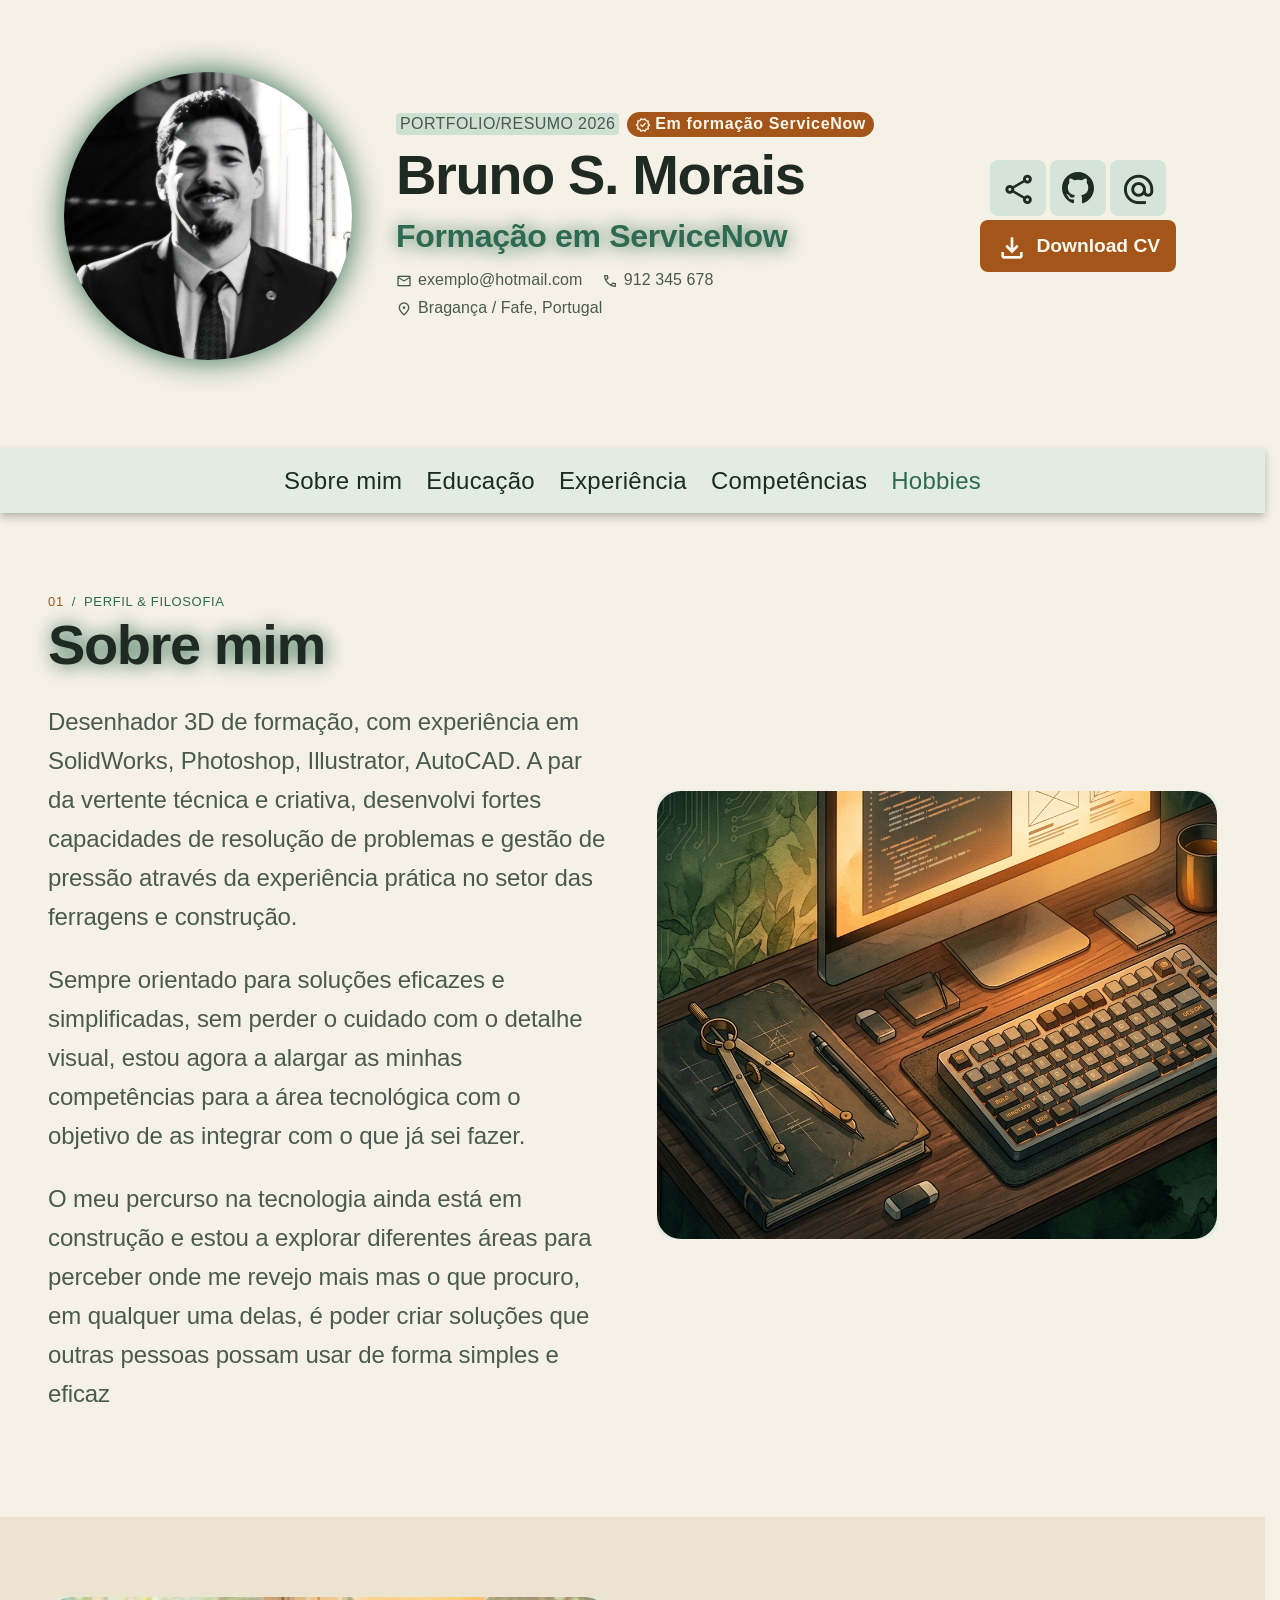
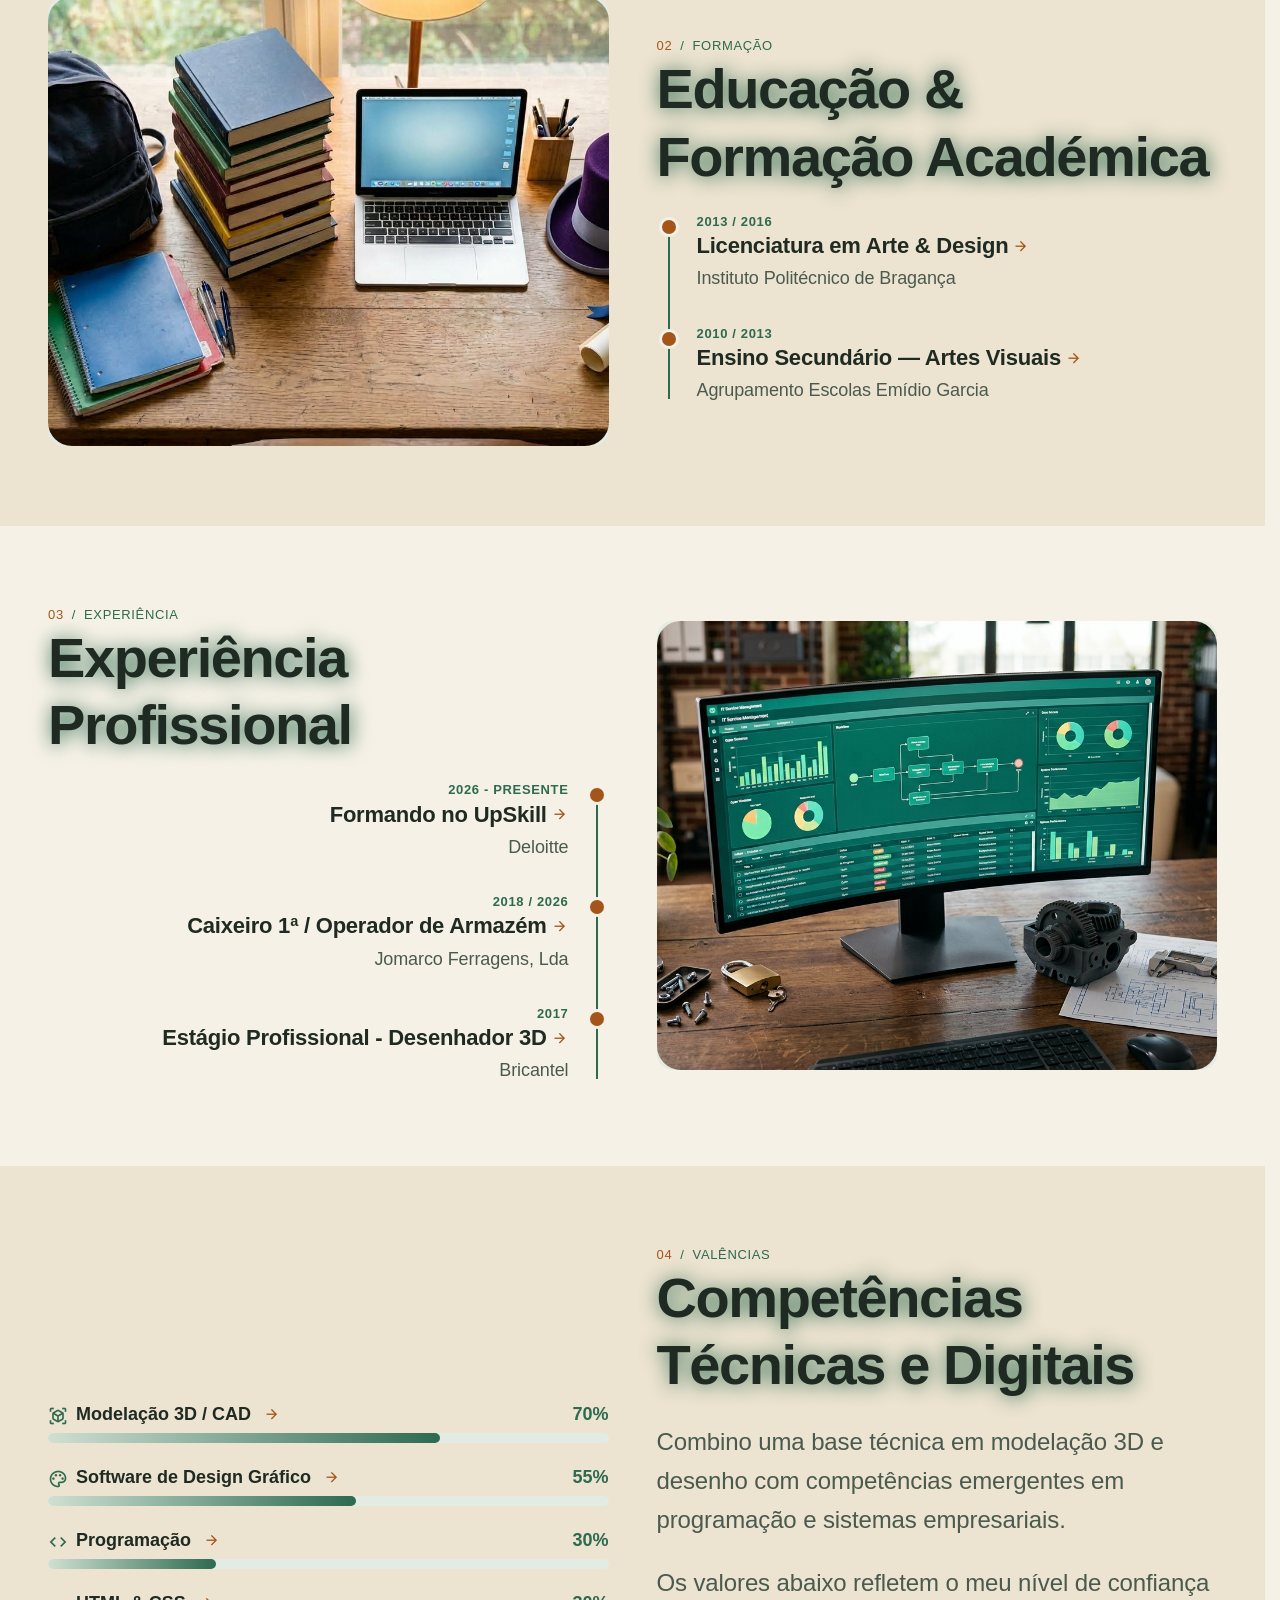
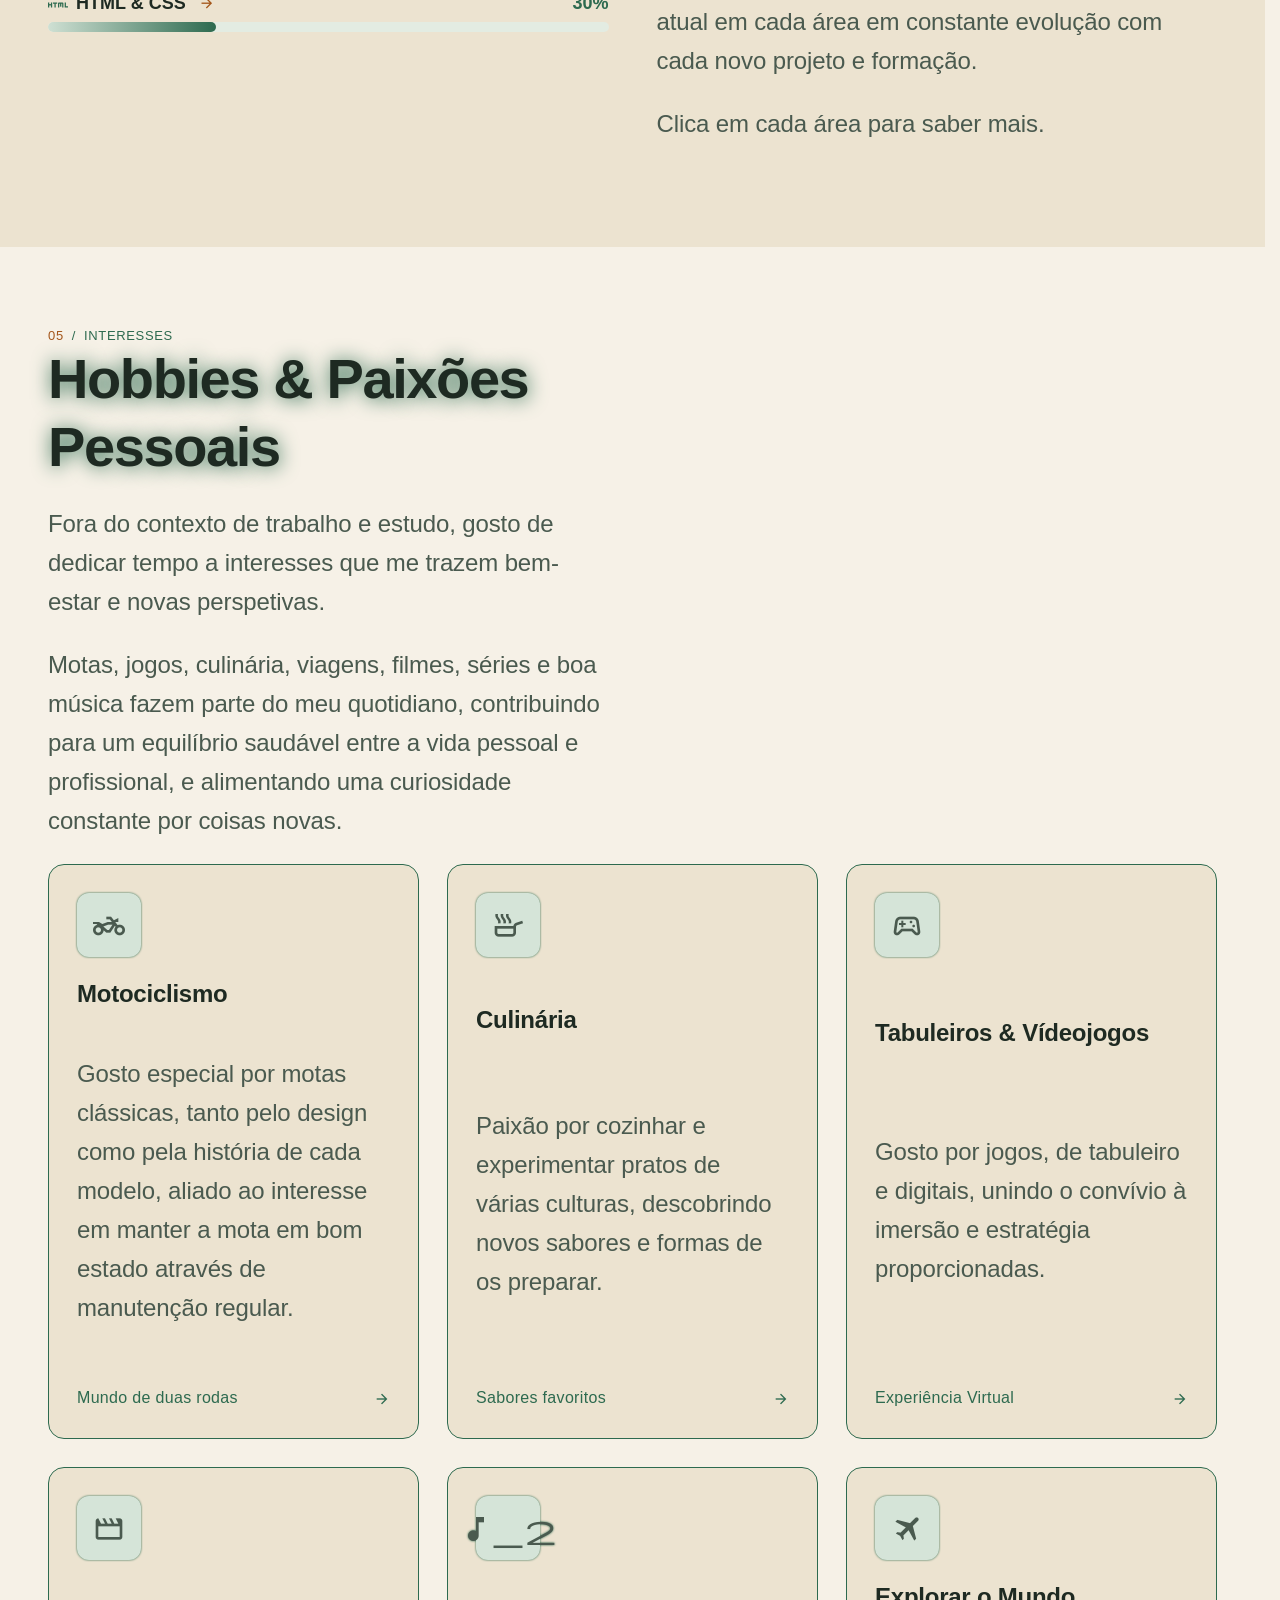
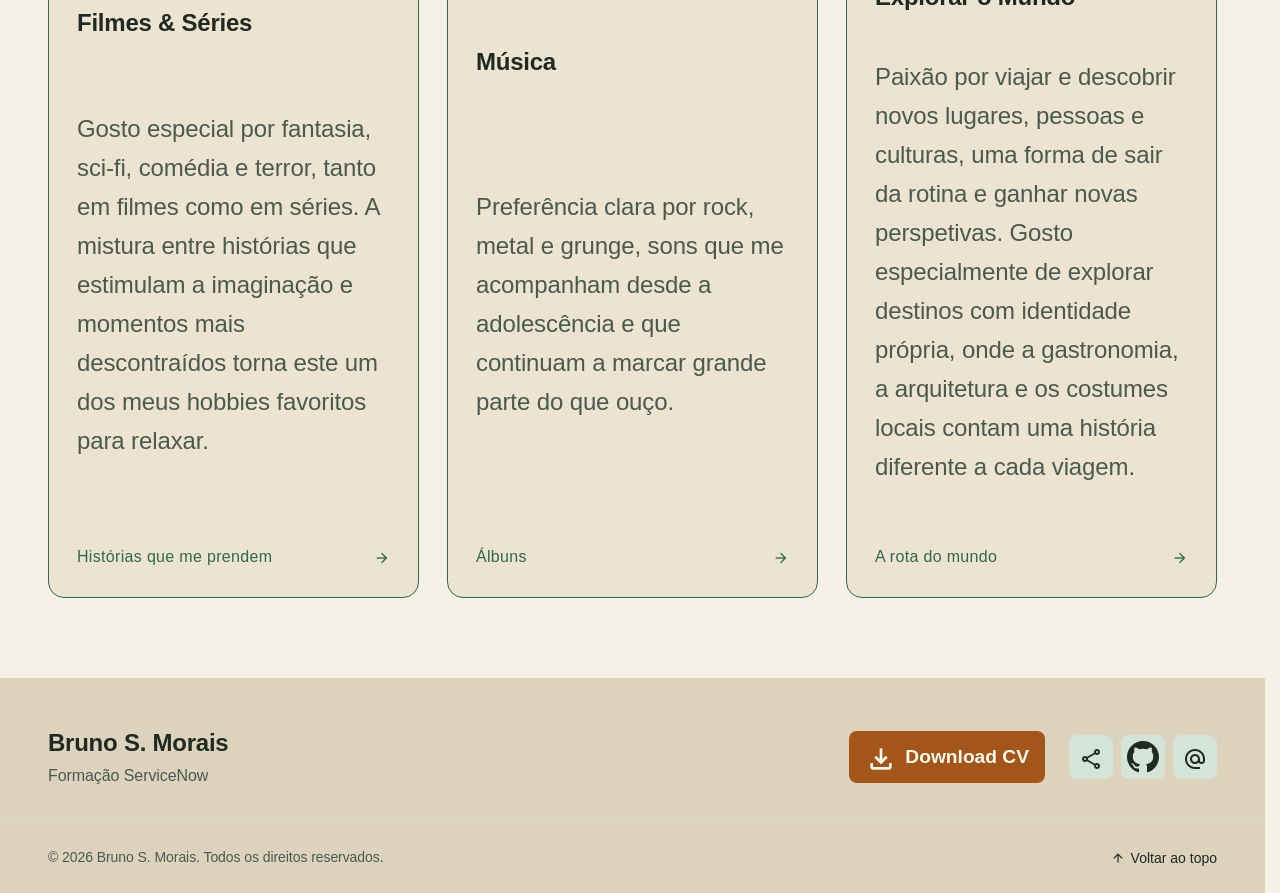
<file: index.html>
<!DOCTYPE html>
<html lang="pt-pt">
<head>
    <meta charset="UTF-8">
    <meta name="viewport" content="width=device-width, initial-scale=1.0">
    <title>Curriculum</title>
    <link rel="stylesheet" href="style.css">
    <link rel="stylesheet" 
    href="https://fonts.googleapis.com/css2?family=Material+Symbols+Outlined:opsz,wght,FILL,GRAD@20..48,100..700,0..1,-50..200&icon_names=verified,mail,call,location_on,share,code,alternate_email,download,view_in_ar,palette,html,restaurant,two_wheeler,skillet,sports_esports,arrow_forward,close,arrow_upward,movie,music_note_2,travel,hiking" />
    <script src="script.js" defer></script>
</head>
<body>
    <!--     HEADER -->
    <header class="base-header">
        <!-- Cartão com toda informação + Navegação-->
        <div class="cartao-perfil">
            <!-- Topo Retrato + Informação -->
            <div class="top-retrato-info">
                <!-- Retrato + Informação -->
                <div class="retrato-info">
                    <!-- Retrato -->
                    <img class="avatar" src="./imagens/avatar.jpg" alt="Minha fotografia">
                    <!-- Informação -->
                    <div class="conteudo-info">
                        <!-- Portfólio e certificado -->
                        <div class="info-portfolio">
                            <span class="portfolio">Portfolio/RESUMO 2026</span>
                            <span class="certificado">
                                <span class="icon">verified</span>
                                Em formação ServiceNow</span>
                        </div>
                        <!-- Nome -->
                        <h1 id="titulo_principal">Bruno S. Morais</h1>
                        <!-- Categoria Profissional-->
                        <h2 id="sub_titulo">Formação em ServiceNow</h2>
                        <!-- Informação contacto -->
                        <div class="pill-info">
                            <span class="pill">
                                <span class="icon">mail</span>
                                exemplo@hotmail.com
                            </span>
                            <span class="pill">
                                <span class="icon">call</span>
                                912 345 678
                            </span>
                            <span class="pill">
                                <span class="icon">location_on</span>
                                Bragança / Fafe, Portugal
                            </span>
                        </div>
                    </div>
                </div>
                <!-- Botões -->
                 <div class="botoes">
                    <a aria-label="LinkedIn" class="links" href="https://linkedin.com" target="_blank" rel="noopener noreferrer">
                        <span class="icon">share</span>
                    </a>
                    <a aria-label="Github Repositórios" class="links" href="https://github.com/Pugu-Senpai?tab=repositories" target="_blank" rel="noopener noreferrer">
                        <svg width="2rem" height="2rem" viewBox="0 0 16 16" fill="none" xmlns="http://www.w3.org/2000/svg">
                            <path fill-rule="evenodd" clip-rule="evenodd" d="M8 0C3.58 0 0 3.58 0 8C0 11.54 2.29 14.53 5.47 15.59C5.87 15.66 6.02 15.42 6.02 15.21C6.02 15.02 6.01 14.39 6.01 13.72C4 14.09 3.48 13.23 3.32 12.78C3.23 12.55 2.84 11.84 2.5 11.65C2.22 11.5 1.82 11.13 2.49 11.12C3.12 11.11 3.57 11.7 3.72 11.94C4.44 13.15 5.59 12.81 6.05 12.6C6.12 12.08 6.33 11.73 6.56 11.53C4.78 11.33 2.92 10.64 2.92 7.58C2.92 6.71 3.23 5.99 3.74 5.43C3.66 5.23 3.38 4.41 3.82 3.31C3.82 3.31 4.49 3.1 6.02 4.13C6.66 3.95 7.34 3.86 8.02 3.86C8.7 3.86 9.38 3.95 10.02 4.13C11.55 3.09 12.22 3.31 12.22 3.31C12.66 4.41 12.38 5.23 12.3 5.43C12.81 5.99 13.12 6.7 13.12 7.58C13.12 10.65 11.25 11.33 9.47 11.53C9.76 11.78 10.01 12.26 10.01 13.01C10.01 14.08 10 14.94 10 15.21C10 15.42 10.15 15.67 10.55 15.59C13.71 14.53 16 11.53 16 8C16 3.58 12.42 0 8 0Z" fill="currentColor"/>
                        </svg>
                    </a>
                    <a aria-label="Enviar e-mail" class="links" href="mailto:exemplo@hotmail.com" rel="noopener noreferrer">
                        <span class="icon">alternate_email</span>
                    </a>
                    <a href="./ficheiros/bruno_morais_cv.pdf" download="Bruno_Morais_CV" class="download_cv" aria-label="Download CV em PDF">
                        <span class="icon">download</span>Download CV
                    </a>
                 </div>
            </div>
        </div>
    </header>
    <div class="navigation">
        <nav class="nav">
        <a aria-label="Sobre mim" class="text-nav" href="#sobre-mim">Sobre mim</a>
        <a aria-label="Educação" class="text-nav" href="#educacao">Educação</a>
        <a aria-label="Experiência profissional" class="text-nav" href="#experiencia">Experiência</a>
        <a aria-label="Competências" class="text-nav" href="#competencias">Competências</a>
        <a aria-label="Hobbies" class="text-nav" href="#hobbies">Hobbies</a>
        </nav>
    </div>
    <!-- MAIN -->
    <main>
        <div class="conteudo-secao">

            <!-- SEÇÃO 1 - SOBRE MIM -->
            <section id="sobre-mim" class="secao">
                <div class="formatacao-secao">
                    <div class="grid-secao">
                        <!-- BIOGRAFIA -->
                        <div class="secao-info">
                            <div class="num-secao">
                                <span class="num">01</span>
                                <span>/</span>
                                <span>Perfil & Filosofia</span>
                            </div>
                            <h2 class="secao-titulo">
                                Sobre mim
                            </h2>
                            <p>
                                Desenhador 3D de formação, com experiência em SolidWorks, Photoshop, Illustrator, AutoCAD. 
                                A par da vertente técnica e criativa, desenvolvi fortes capacidades de resolução de 
                                problemas e gestão de pressão através da experiência prática no setor das ferragens e construção.
                            </p>
                            <p>
                                Sempre orientado para soluções eficazes e simplificadas, 
                                sem perder o cuidado com o detalhe visual, estou agora a alargar as minhas competências para 
                                a área tecnológica com o objetivo de as integrar com o que já sei fazer.
                            </p>
                            <p>
                                O meu percurso na tecnologia ainda está em construção e estou a explorar diferentes áreas para perceber 
                                onde me revejo mais mas o que procuro, em qualquer uma delas, é poder criar soluções 
                                que outras pessoas possam usar de forma simples e eficaz
                            </p>
                        </div>
                        <!-- IMAGEM -->
                         <div class="secao-info">
                            <div class="secao-imagem">
                                <img class="imagem" src="./imagens/sobre_mim.jpeg" alt="Ilustração sobre mim">
                            </div>
                         </div>
                    </div>
                </div>
            </section>

            <!-- SEÇÃO 2 - EDUCAÇÃO -->
            <section id="educacao" class="secao secao--invertida">
                <div class="formatacao-secao">
                    <div class="grid-secao">
                        <!-- IMAGEM -->
                        <div class="secao-info">
                            <div class="secao-imagem">
                                <img class="imagem" src="./imagens/educacao_academica.jpeg" alt="Ilustração Educação Académica">
                            </div>
                        </div>  
                        <!-- FORMAÇÃO -->
                        <div class="secao-info">
                            <div class="num-secao">
                                <span class="num">02</span>
                                <span>/</span>
                                <span>Formação</span>
                            </div>  
                            <h2 class="secao-titulo">
                                Educação & Formação Académica
                            </h2>
                            <!-- LISTA EM TIMELINE -->
                            <div class="timeline-vertical">
                                <!-- 1 - Licenciatura -->
                                <div class="timeline-item">
                                    <div class="timeline-conteudo">
                                        <span class="timeline-data">2013 / 2016</span>
                                        <a class="timeline-link" href="#modal-licenciatura">
                                            <h3 class="timeline-titulo">Licenciatura em Arte & Design</h3>
                                        </a>
                                        <p class="timeline-instituicao">Instituto Politécnico de Bragança</p>
                                    </div>
                                </div>
                                <!-- Modal: 1 - Licenciatura -->
                                 <div class="modal-overlay" id="modal-licenciatura">
                                    <div class="modal-caixa">
                                        <a href="#!" class="modal-fechar" aria-label="Fechar">
                                            <span class="icon">close</span>
                                        </a>
                                        <div class="secao-info">
                                            <span class="num num-modal">Período</span>
                                            <span class="timeline-data">Setembro 2013 - Julho 2016</span>
                                        </div>
                                        <div class="secao-imagem">
                                            <img class="imagem imagem-contida" src="./imagens/escola_ipb_eseb.jpg" alt="Instituto Politécnico Bragança Escola Superior de Educação">
                                        </div>
                                        <h3>Arte & Design</h3>
                                        <p class="timeline-instituicao">
                                            Ao longo da Licenciatura em Arte & Design, contactei com um plano curricular amplo, 
                                            que abrangeu tanto as Artes Plásticas (Escultura, Pintura, Cerâmica, entre outras) 
                                            como o Design mais técnico. 
                                        </p>
                                        <p class="timeline-instituicao">
                                            Foi precisamente nas disciplinas técnicas (Geometria Descritiva, Desenho Técnico, 
                                            Desenho Digital 2D e Modelação Digital 3D) que tive o melhor desempenho, 
                                            dando continuidade à afinidade que já demonstrava desde o Ensino Secundário 
                                            por esta vertente mais analítica e precisa.
                                        </p>
                                    </div>
                                 </div>

                                <!-- 2 - Educação -->
                                <div class="timeline-item">
                                    <div class="timeline-conteudo">
                                        <span class="timeline-data">2010 / 2013</span>
                                        <a class="timeline-link" href="#modal-secundario">
                                            <h3 class="timeline-titulo">Ensino Secundário — Artes Visuais</h3>
                                        </a>
                                        <p class="timeline-instituicao">Agrupamento Escolas Emídio Garcia</p>
                                    </div>
                                </div>
                                <!-- Modal: 2 - Secundário -->
                                 <div class="modal-overlay" id="modal-secundario">
                                    <div class="modal-caixa">
                                        <a href="#!" class="modal-fechar" aria-label="Fechar">
                                            <span class="icon">close</span>
                                        </a>
                                        <div class="secao-info">
                                            <span class="num num-modal">Período</span>
                                            <span class="timeline-data">Setembro 2010 - Julho 2013</span>
                                        </div>
                                        <figure class="figura-modal">
                                            <img class="imagem" src="./imagens/escola_emidio_garcia.png" alt="Escola Secundária Emídio Garcia">
                                            <figcaption class="caption">Escola Secundária Emídio Garcia</figcaption>
                                        </figure>
                                        <h3>Artes Visuais</h3>
                                        <p class="timeline-instituicao">
                                            Segui Artes Visuais pela vertente técnica, mais do que pela artística. 
                                        </p>
                                        <p class="timeline-instituicao">
                                            A Geometria Descritiva foi, nesse sentido, a disciplina que melhor se identificou comigo. 
                                            O percurso passou por um trabalho consistente em desenho, matemática e geometria.
                                        </p>
                                        <p class="timeline-instituicao">
                                            Entre Design e Arquitetura, foi o Design que acabei por escolher para 
                                            dar seguimento ao meu percurso académico.
                                        </p>
                                    </div>
                                 </div>

                            </div>                      
                        </div>
                    </div>
                </div>
            </section>

            <!-- SEÇÃO 3 - EXPERIENCIA -->
            <section id="experiencia" class="secao">
                <div class="formatacao-secao">
                    <div class="grid-secao">
                        <!-- EXPERIENCIA -->
                        <div class="secao-info">
                            <div class="num-secao">
                                <span class="num">03</span>
                                <span>/</span>
                                <span>Experiência</span>
                            </div>  
                            <h2 class="secao-titulo">
                                Experiência Profissional
                            </h2>
                            <!-- LISTA TIMELINE -->
                            <div class="timeline-vertical timeline-vertical--invertida">
                                <!-- 1 - SERVICENOW -->
                                <div class="timeline-item timeline-item--invertida">
                                    <div class="timeline-conteudo">
                                        <span class="timeline-data">2026 - Presente</span>
                                            <a class="timeline-link" href="#modal-servicenow">
                                                <h3 class="timeline-titulo">Formando no UpSkill</h3>
                                            </a>
                                        <p class="timeline-instituicao">Deloitte</p>
                                    </div>
                                </div>
                                <!-- MODAL: 1 - SERVICENOW -->
                                 <div class="modal-overlay" id="modal-servicenow">
                                    <div class="modal-caixa">
                                        <a href="#!" class="modal-fechar" aria-label="Fechar">
                                            <span class="icon">close</span>
                                        </a>
                                        <div class="secao-info">
                                            <span class="num num-modal">Período </span>
                                            <span class="timeline-data">Julho 2026 - Presente</span>
                                        </div>
                                        <figure class="figura-modal">
                                            <img class="imagem-contida" src="./imagens/promo-servicenow-deloitte.png" alt="ServiceNow & Deloitte">
                                            <figcaption class="caption">Formação em ServiceNow para Deloitte</figcaption>
                                        </figure>
                                        <h3>Formação em ServiceNow</h3>
                                        <p class="timeline-instituicao">
                                            Após um percurso alargado na área das ferragens, e reconhecendo que a área de design 
                                            não tinha dado os resultados que procurava, senti que era altura de seguir novos caminhos. 
                                        </p>
                                        <p class="timeline-instituicao">
                                            Sempre tive maior afinidade com a vertente técnica do que com a artística, e foi essa 
                                            afinidade que me levou a candidatar-me ao programa UpSkill, numa área mais próxima da 
                                            tecnologia, processo em que fui selecionado. A decisão foi motivada pela vontade de 
                                            continuar a desenvolver as competências que já possuía e de adquirir novas, respondendo 
                                            a um interesse constante em aprender.
                                        </p>
                                    </div>
                                 </div>
                                 
                                <!-- 2 - CAIXEIRO -->
                                <div class="timeline-item timeline-item--invertida">
                                    <div class="timeline-conteudo">
                                        <span class="timeline-data">2018 / 2026</span>
                                        <a class="timeline-link" href="#modal-caixeiro">
                                            <h3 class="timeline-titulo">Caixeiro 1ª / Operador de Armazém</h3>
                                        </a>
                                        <p class="timeline-instituicao">Jomarco Ferragens, Lda</p>
                                    </div>
                                </div>
                                <!-- MODAL: 2- CAIXEIRO -->
                                 <div class="modal-overlay" id="modal-caixeiro">
                                    <div class="modal-caixa">
                                        <a href="#!" class="modal-fechar" aria-label="Fechar">
                                            <span class="icon">close</span>
                                        </a>
                                        <div class="secao-info">
                                            <span class="num num-modal">Período</span>
                                            <span class="timeline-data">Janeiro 2018 - Julho 2026</span>
                                        </div>
                                        <figure class="figura-modal">
                                            <img class="imagem-contida" src="./imagens/armazem_ferragens.jpeg" alt="Armazém de Ferragens">
                                            <figcaption class="caption">Exemplo de Armazém de Ferragens</figcaption>
                                        </figure>
                                        <h3>Caixeiro de 1º</h3>
                                        <p class="timeline-instituicao">
                                            O trabalho numa loja envolveu atendimento personalizado a clientes profissionais e 
                                            particulares, com aconselhamento técnico sobre ferramentas e materiais de construção. 
                                        </p>
                                        <p class="timeline-instituicao">
                                            A experiência de vendas variou entre situações simples e casos que exigiam resolução 
                                            ativa de problemas, quer na loja quer no apoio ao cliente fora dela.
                                        </p>
                                        <p class="timeline-instituicao">
                                            Tinha ainda polivalência total na área da logística, responsável pela receção e 
                                            envio de mercadoria, inventário e organização geral do espaço. 
                                            Foi um contexto exigente que desenvolveu de forma sólida as minhas competências de 
                                            comunicação, resolução de problemas e trabalho sob pressão.
                                        </p>
                                    </div>
                                 </div>

                                <!-- 3 - ESTÁGIO -->
                                <div class="timeline-item timeline-item--invertida">
                                    <div class="timeline-conteudo">
                                        <span class="timeline-data">2017</span>
                                        <a class="timeline-link" href="#modal-estagio">
                                            <h3 class="timeline-titulo">Estágio Profissional - Desenhador 3D</h3>
                                        </a>
                                        <p class="timeline-instituicao">Bricantel</p>
                                    </div>
                                </div>
                                <!-- Modal: 3 - Estágio -->
                                 <div class="modal-overlay" id="modal-estagio">
                                    <div class="modal-caixa">
                                        <a href="#!" class="modal-fechar" aria-label="Fechar">
                                            <span class="icon">close</span>
                                        </a>
                                        <div class="secao-info">
                                            <span class="num num-modal">Período</span>
                                            <span class="timeline-data">Março 2017 - Dezembro 2017</span>
                                        </div>
                                        <figure class="figura-modal">
                                            <img class="imagem-contida" src="./imagens/cad_parque.jpeg" alt="ServiceNow & Deloitte">
                                            <figcaption class="caption">Exemplo projeto em Solidworks</figcaption>
                                        </figure>
                                        <h3>Desenhador 3D</h3>
                                        <p class="timeline-instituicao">
                                            Realizei o estágio profissional como Desenhador 3D na Bricantel, em Bragança, 
                                            empresa dedicada ao desenvolvimento de mobiliário urbano, desde parques infantis, 
                                            iluminárias, bancos e papeleiras.
                                        </p>
                                        <p class="timeline-instituicao">
                                            Neste contexto, aprofundei significativamente as minhas competências em modelação 3D, 
                                            em particular no SolidWorks, trabalhando na resolução de problemas técnicos de acordo 
                                            com a norma europeia. O trabalho abrangeu desde pequenos modelos até projetos completos, 
                                            com produção de desenhos técnicos e fichas técnicas de produto.
                                        </p>
                                        <p class="timeline-instituicao">
                                            Para além do trabalho de escritório, acompanhei também o desenvolvimento em ambiente 
                                            de produção, o que me permitiu compreender o processo de forma integrada. 
                                            Foi ainda a minha primeira experiência de trabalho em equipa num contexto profissional.
                                        </p>
                                    </div>
                                 </div>

                            </div>                                                
                        </div>
                        <!-- IMAGEM SEÇÃO-->
                        <div class="secao-info">
                            <div class="secao-imagem">
                                <img class="imagem" src="./imagens/experiencia_profissional.jpeg" alt="Ilustração local trabalho">
                            </div>
                        </div> 
                    </div>  
                </div>
            </section>

            <!-- SEÇÃO 4 - COMPETÊNCIAS -->
            <section id="competencias" class="secao secao--invertida">
                <div class="formatacao-secao">
                    <div class="grid-secao">
                        <!-- BARRAS -->
                        <div class="competencias-lista">

                            <!-- 1 - MODELAÇÃO 3D -->
                            <a class="competencia-item" href="#modal-modelacao3d">
                                <div class="competencia-cabecalho">
                                    <span class="competencia-nome">
                                        <span class="icon">view_in_ar</span>
                                        Modelação 3D / CAD
                                    </span>
                                    <span class="competencia-percentagem">70%</span>
                                </div>
                                <div class="competencia-barra">
                                    <div class="competencia-preenchimento" style="--percentagem: 70%;"></div>
                                </div>
                            </a>
                            <!-- Modal: 1 - MODELAÇÃO 3D -->
                            <div class="modal-overlay" id="modal-modelacao3d">
                                <div class="modal-caixa">
                                    <a href="#!" class="modal-fechar" aria-label="Fechar">
                                        <span class="icon">close</span>
                                    </a>
                                    <div class="secao-info">
                                        <span class="num num-modal">Nível de confiança</span>
                                        <span class="timeline-data">70%</span>
                                    </div>
                                    <h3>Modelação 3D / CAD</h3>
                                    <p class="modal-item-texto">
                                        Ao longo do meu percurso, trabalhei com diversos programas de software vocacionados 
                                        para a modelação 3D e o desenho técnico, ferramentas que se revelaram fundamentais 
                                        para resolver problemas e concluir projetos com rigor. 
                                    </p>
                                    <p class="modal-item-texto">
                                        Esta experiência foi construída 
                                        de forma contínua, desde a Licenciatura em Arte & Design até ao estágio profissional 
                                        na Bricantel, consolidando um nível de autonomia sólido no desenvolvimento de peças e 
                                        projetos técnicos.
                                    </p>
                                    <div class="modal-item-caixa">
                                        <!-- SolidWorks -->
                                        <div class="modal-item-imagem">
                                            <img class="competencia-software-logo" src="./imagens/solidworks.svg" alt="Software SolidWorks">
                                            <p class="modal-item-texto">
                                                Principal ferramenta de modelação 3D paramétrica que utilizo, aplicada ao 
                                                desenvolvimento de peças e projetos técnicos, desde o conceito inicial até 
                                                ao desenho técnico final.
                                        </p>
                                        </div>
                                        <!-- Keyshot -->
                                        <div class="modal-item-imagem">
                                            <img class="competencia-software-logo" src="./imagens/KeyShot.svg" alt="Software Keyshot">
                                            <p class="modal-item-texto">
                                                Utilizado para a renderização de modelos 3D, aplicada a catálogos, fichas técnicas, 
                                                materiais publicitários e apresentações a clientes.
                                            </p>
                                        </div>
                                        <!-- AutoCAD -->
                                        <div class="modal-item-imagem">
                                            <img class="competencia-software-logo" src="./imagens/autodesk.svg" alt="Software AutoCAD">
                                            <p class="modal-item-texto">
                                                Software de modelação 3D com o qual tenho contacto por iniciativa própria, 
                                                usado em projetos pessoais fora do contexto de trabalho.
                                        </p>
                                        </div>                                         
                                    </div>
                                </div>
                            </div>

                            <!-- 2 - SOFTWARE -->
                            <a class="competencia-item" href="#modal-software">
                                <div class="competencia-cabecalho">
                                    <span class="competencia-nome">
                                        <span class="icon">palette</span>
                                        Software de Design Gráfico
                                    </span>
                                    <span class="competencia-percentagem">55%</span>
                                </div>
                                <div class="competencia-barra">
                                    <div class="competencia-preenchimento" style="--percentagem: 55%;"></div>
                                </div>
                            </a>
                            <!-- Modal: 2 - SOFTWARE -->
                            <div class="modal-overlay" id="modal-software">
                                <div class="modal-caixa">
                                    <a href="#!" class="modal-fechar" aria-label="Fechar">
                                        <span class="icon">close</span>
                                    </a>
                                    <div class="secao-info">
                                        <span class="num num-modal">Nível de confiança</span>
                                        <span class="timeline-data">55%</span>
                                    </div>
                                    <h3>Software de Design Gráfico</h3>
                                    <p>
                                        Software de ilustração e design gráfico com que trabalho na criação e edição de imagem, 
                                        aplicado a projetos pessoais, académicos e profissionais. Ao longo do percurso, 
                                        tive ainda oportunidade de utilizar estas ferramentas em trabalhos freelancer, 
                                        respondendo a pedidos concretos de clientes em diferentes áreas.
                                    </p>
                                    <div class="modal-item-caixa">

                                        <!-- Photoshop -->
                                        <div class="modal-item-imagem">
                                            <img class="competencia-software-logo no-glow" src="./imagens/Adobe_Photoshop_CC_icon.svg.webp" alt="Software Adobe Photoshop">
                                            <p class="modal-item-texto">
                                                Ferramenta de edição de imagem que utilizo para retoque, composição e preparação de peças 
                                                gráficas, desde imagens de produto até materiais para apresentações.
                                        </p>
                                        </div>

                                        <!-- Ilustrator -->
                                        <div class="modal-item-imagem">
                                            <img class="competencia-software-logo no-glow" src="./imagens/Adobe-illustrator-icon.svg.webp" alt="Software Adobe Illustrator">
                                            <p class="modal-item-texto">
                                                Software de desenho vetorial que utilizo na criação de ilustrações e elementos gráficos, 
                                                aplicado a projetos de design e a trabalhos realizados como freelancer.
                                            </p>
                                        </div>

                                    </div>
                                </div>
                            </div>

                            <!-- 3 - PROGRAMAÇÃO -->
                            <a class="competencia-item" href="#modal-programacao">
                                <div class="competencia-cabecalho">
                                    <span class="competencia-nome">
                                        <span class="icon">code</span>
                                        Programação
                                    </span>
                                    <span class="competencia-percentagem">30%</span>
                                </div>
                                <div class="competencia-barra">
                                    <div class="competencia-preenchimento" style="--percentagem: 30%;"></div>
                                </div>
                            </a>
                            <!-- Modal: 3 - PROGRAMAÇÃO -->
                            <div class="modal-overlay" id="modal-programacao">
                                <div class="modal-caixa">
                                    <a href="#!" class="modal-fechar" aria-label="Fechar">
                                        <span class="icon">close</span>
                                    </a>
                                    <div class="secao-info">
                                        <span class="num num-modal">Nível de confiança</span>
                                        <span class="timeline-data">30%</span>
                                    </div>
                                    <h3>Programação</h3>
                                    <p class="modal-item-texto">
                                        Competência que estou a construir de forma progressiva, começando pelos fundamentos 
                                        de algoritmia e programação, passando por bases de dados e programação funcional, 
                                        e encontrando-me neste momento no módulo de JavaScript. 
                                    </p>
                                    <p class="modal-item-texto">
                                        Esta sequência tem-me permitido consolidar a lógica de programação antes de a aplicar a 
                                        projetos de HTML e CSS.
                                    </p>

                                    <!-- JavaScript -->
                                    <div class="modal-item-imagem">
                                        <img class="competencia-software-logo" src="./imagens/javascript.svg" alt="Software JavaScript">
                                        <p class="modal-item-texto">
                                            Atualmente em estudo, dedicado a consolidar conhecimentos de programação funcional e 
                                            interatividade, aplicados ao desenvolvimento de projetos web.
                                    </p>
                                    </div>


                                </div>
                            </div>

                            <!-- 4 - HTML & CSS -->
                            <a class="competencia-item" href="#modal-html">
                                <div class="competencia-cabecalho">
                                    <span class="competencia-nome">
                                        <span class="icon">html</span>
                                        HTML & CSS
                                    </span>
                                    <span class="competencia-percentagem">30%</span>
                                </div>
                                <div class="competencia-barra">
                                    <div class="competencia-preenchimento" style="--percentagem: 30%;"></div>
                                </div>
                            </a>
                            <!-- Modal: 4 - HTML -->
                            <div class="modal-overlay" id="modal-html">
                                <div class="modal-caixa">
                                    <a href="#!" class="modal-fechar" aria-label="Fechar">
                                        <span class="icon">close</span>
                                    </a>
                                    <div class="secao-info">
                                        <span class="num num-modal">Nível de confiança</span>
                                        <span class="timeline-data">30%</span>
                                    </div>
                                    <h3>HTML & CSS</h3>
                                    <p>
                                        Base do desenvolvimento web que utilizo na construção de páginas, 
                                        desde a marcação semântica em HTML até à estilização e ao layout responsivo em CSS. 
                                        A aplicação prática de Flexbox e Grid tem permitido resolver desafios de organização 
                                        e adaptabilidade, num processo de aprendizagem contínua materializado neste projeto de 
                                        currículo.
                                    </p>

                                    <!-- HTML -->
                                    <div class="modal-item-imagem">
                                        <img class="competencia-software-logo" src="./imagens/html5.svg" alt="Software HTML 5">
                                        <p class="modal-item-texto">
                                            Base da construção de páginas web, utilizada para organizar conteúdo de forma semântica 
                                            e acessível, com aplicação prática em projetos pessoais.
                                        </p>
                                    </div>

                                    <!-- CSS -->
                                    <div class="modal-item-imagem">
                                        <img class="competencia-software-logo" src="./imagens/css.svg" alt="Software CSS 3">
                                        <p class="modal-item-texto">
                                            Utilizado para dar forma visual e responsividade a páginas web, aplicando Flexbox e 
                                            Grid na construção de layouts adaptáveis.
                                        </p>
                                    </div>
                                </div>
                            </div>

                        </div> 

                        <!-- COMPETENCIAS -->
                        <div class="secao-info">
                            <div class="num-secao">
                                <span class="num">04</span>
                                <span>/</span>
                                <span>Valências</span>
                            </div>  
                            <h2 class="secao-titulo">
                                Competências Técnicas e Digitais
                            </h2>
                            <p>
                                Combino uma base técnica em modelação 3D e desenho com competências emergentes 
                                em programação e sistemas empresariais.</p>
                            <p>
                                Os valores abaixo refletem o meu nível de confiança atual em cada área em 
                                constante evolução com cada novo projeto e formação.</p>
                            <p>
                                Clica em cada área para saber mais.
                            </p>
                        </div>
                    </div>
                </div>
            </section> 

            <!-- SEÇÃO 5 - HOBBY -->   
            <section id="hobbies" class="secao">
                <div class="formatacao-secao">
                    <div class="grid-secao">
                        <!-- TITULO HOBBY -->
                        <div class="secao-info">
                            <div class="num-secao">
                                <span class="num">05</span>
                                <span>/</span>
                                <span>interesses</span>
                            </div>
                            <h2 class="secao-titulo">
                                Hobbies & Paixões Pessoais
                            </h2>
                            <p>
                                Fora do contexto de trabalho e estudo, gosto de dedicar tempo a interesses que me trazem 
                                bem-estar e novas perspetivas.
                            </p>
                            <p>
                                Motas, jogos, culinária, viagens, filmes, séries e boa música fazem parte do meu quotidiano, 
                                contribuindo para um equilíbrio saudável entre a vida pessoal e profissional, e alimentando 
                                uma curiosidade constante por coisas novas.
                            </p>
                        </div>
                    </div>
                    
                    <div class="hobby-lista">
                        <!-- 1 - HOBBY MOTO -->
                        <a class="hobby-item" href="#modal-moto">
                            <div class="hobby-icon">
                                <span class="icon">two_wheeler</span>
                            </div>
                            <h3>
                                Motociclismo
                            </h3>
                            <p>
                                Gosto especial por motas clássicas, tanto pelo design como pela história de cada modelo, 
                                aliado ao interesse em manter a mota em bom estado através de manutenção regular.
                            </p>
                            <div class="hobby-footer">
                                <span>Mundo de duas rodas</span>
                                <span class="icon">arrow_forward</span>    
                            </div>
                        </a> 
                        <!-- 1 MODAL: HOBBY MOTO  --> 
                         <div class="modal-overlay" id="modal-moto">
                            <div class="modal-caixa">
                                <a href="#!" class="modal-fechar" aria-label="Fechar">
                                    <span class="icon">close</span>
                                </a>
                                <figure class="figura-modal">
                                    <img class="imagem-contida" src="./imagens/moto_honda.webp" alt="Motociclo Honda GB350S">
                                    <figcaption class="caption">Honda GB350S</figcaption>
                                </figure>
                                <h3>Mundo de duas rodas</h3>
                                <p class="modal-item-texto">
                                    A minha mota atual é uma Honda GB350S, um modelo recente que reproduz o visual clássico que 
                                    tanto aprecio. Faço eu próprio toda a manutenção, o que torna esta paixão ainda mais pessoal.
                                </p>
                                <p class="modal-item-texto">
                                    Como projeto futuro, gostava de adquirir uma Honda CB500 dos anos 50 para restaurar e 
                                    transformar ao meu gosto, dando uma segunda vida a uma mota com história.
                                </p>
                            </div>
                         </div>

                        <!-- 2 HOBBY CULINARIA -->
                        <a class="hobby-item" href="#modal-culinaria">
                            <div class="hobby-icon">
                                <span class="icon">skillet</span>
                            </div>
                            <h3>
                                Culinária
                            </h3>
                            <p>
                                Paixão por cozinhar e experimentar pratos de várias culturas, 
                                descobrindo novos sabores e formas de os preparar.
                            </p>
                            <div class="hobby-footer">
                                <span>Sabores favoritos</span>
                                <span class="icon">arrow_forward</span>    
                            </div>
                        </a> 
                        <!-- MODAL: 2 HOBBY CULINARIA  --> 
                         <div class="modal-overlay" id="modal-culinaria">
                            <div class="modal-caixa">
                                <a href="#!" class="modal-fechar" aria-label="Fechar">
                                    <span class="icon">close</span>
                                </a>
                                <figure class="figura-modal">
                                    <img class="imagem-contida" src="./imagens/birria_tacos.jpg" alt="Birria Tacos">
                                    <figcaption class="caption">Rick Bayless Birria Tacos</figcaption>
                                </figure>
                                <h3>Sabores favoritos</h3>
                                <p class="modal-item-texto">
                                    Gosto especialmente de cozinhar pratos das culturas asiáticas, como a chinesa, 
                                    a japonesa e a coreana, da cultura mexicana e, claro, da nossa cozinha tradicional 
                                    portuguesa.
                                </p>
                                <p class="modal-item-texto">
                                    Dependendo da vontade e do tempo disponível, cozinho desde pratos simples a receitas mais 
                                    trabalhadas. Entre os meus favoritos contam-se o frango churrasco, o arroz de pato e a dobrada, 
                                    o chop suey, o ramen, o sushi e o topokki, e ainda as enchiladas, os nachos e os tacos, além de 
                                    pratos de outras culturas não referidos aqui.
                                </p>
                                <p class="modal-item-texto">
                                    Não consigo apontar um único preferido, mas se tivesse de escolher um guilty pleasure, 
                                    seria o birria taco.
                                </p>
                            </div>
                         </div>                          
                    
                        <!-- 3 HOBBY GAMING -->
                        <a class="hobby-item" href="#modal-gaming">
                            <div class="hobby-icon">
                                <span class="icon">sports_esports</span>
                            </div>
                            <h3>
                                Tabuleiros & Vídeojogos
                            </h3>
                            <p>
                                Gosto por jogos, de tabuleiro e digitais, unindo o convívio à imersão e 
                                estratégia proporcionadas.
                            </p>
                            <div class="hobby-footer">
                                <span>Experiência Virtual</span>
                                <span class="icon">arrow_forward</span>    
                            </div>
                        </a> 
                        <!-- MODAL: 3 HOBBY GAMING  --> 
                        <div class="modal-overlay" id="modal-gaming">
                            <div class="modal-caixa">
                                <a href="#!" class="modal-fechar" aria-label="Fechar">
                                    <span class="icon">close</span>
                                </a>
                                <figure class="figura-modal">
                                    <img class="imagem-contida" src="./imagens/battlefield.webp" alt="Videojogo Battlefield 4">
                                    <figcaption class="caption">Vídeo Jogo Battlefield 4</figcaption>
                                </figure>                                
                                <h3>Experiência Virtual</h3>
                                <p class="modal-item-texto">
                                    Jogo de tabuleiro não é sobre ter um favorito, mas sim sobre o convívio e a 
                                    diversão que estes momentos trazem. Interesso-me também por D&D e Warhammer 40K, 
                                    ainda que sejam universos que ainda não explorei a fundo.
                                </p>
                                <p class="modal-item-texto">
                                    No mundo dos videojogos, jogo principalmente em PC, com predileção por jogos de 
                                    estratégia com foco em building e gestão, como Factorio e Satisfactory, e por 
                                    roguelikes, como The Binding of Isaac e Hades. Géneros como MMORPG e FPS, representados 
                                    por Guild Wars 2 e Battlefield, marcaram mais o meu passado enquanto jogador.
                                </p>

                                <!-- Factorio -->
                                <div class="modal-item-imagem">
                                    <img class="competencia-software-logo no-glow" src="./imagens/factorio.png" alt="Vídeo Jogo Factorio">
                                    <p class="modal-item-texto">
                                        Factorio, jogo de construção e automação que junta estratégia e gestão de recursos. 
                                        A satisfação de construir fábricas cada vez mais eficientes, resolvendo problemas 
                                        de logística e produção, é o que mais me prende neste jogo.
                                    </p>
                                </div> 

                                <!-- Satisfactory -->
                                <div class="modal-item-imagem">
                                    <img class="competencia-software-logo no-glow" src="./imagens/satisfactory.png" alt="Vídeo Jogo Satisfactory">
                                    <p class="modal-item-texto">
                                        Satisfactory, uma espécie de Factorio em 3D, com foco em automação e gestão de recursos 
                                        em primeira pessoa, onde a exploração e a construção de fábricas complexas andam de mãos 
                                        dadas.
                                    </p>
                                </div> 
                                
                                <!-- The Binding of Isaac -->
                                <div class="modal-item-imagem">
                                    <img class="competencia-software-logo no-glow" src="./imagens/isaac.png" alt="Vídeo Jogo The Binding of Isaac">
                                    <p class="modal-item-texto">
                                        The Binding of Isaac, jogo roguelike onde cada partida é diferente, 
                                        graças à geração aleatória de níveis e a centenas de itens que alteram 
                                        completamente a forma de jogar.
                                    </p>
                                </div> 
                                
                                <!-- Guild Wars 2 -->
                                <div class="modal-item-imagem">
                                    <img class="competencia-software-logo no-glow" src="./imagens/gw2.png" alt="Vídeo Jogo Guild Wars 2">
                                    <p class="modal-item-texto">
                                        Guild Wars 2, MMORPG que joguei bastante no passado, 
                                        destacando-se pela exploração de um mundo aberto e pela vertente social do 
                                        jogo em conjunto com outros jogadores.
                                    </p>
                                </div>
                                
                                
                                <p class="modal-item-texto">
                                    Deixo abaixo o link para o meu perfil de Steam, para quem quiser jogar comigo.
                                </p>
                                <a aria-label="Perfil de Steam" href="https://steamcommunity.com/id/pugusenpai/" target="_blank" rel="noopener noreferrer">Perfil Steam</a>
                            </div>
                        </div>
                        <!-- 4 - HOBBY MEDIA -->
                        <a class="hobby-item" href="#modal-media">
                            <div class="hobby-icon">
                                <span class="icon">movie</span>
                            </div>
                            <h3>
                                Filmes & Séries
                            </h3>
                            <p>
                                Gosto especial por fantasia, sci-fi, comédia e terror, tanto em filmes como em séries. 
                                A mistura entre histórias que estimulam a imaginação e momentos mais descontraídos 
                                torna este um dos meus hobbies favoritos para relaxar.
                            </p>
                            <div class="hobby-footer">
                                <span>Histórias que me prendem</span>
                                <span class="icon">arrow_forward</span>    
                            </div>
                        </a> 
                        <!-- 4 MODAL: HOBBY MEDIA  --> 
                        <div class="modal-overlay" id="modal-media">
                            <div class="modal-caixa">
                                <a href="#!" class="modal-fechar" aria-label="Fechar">
                                    <span class="icon">close</span>
                                </a>
                                <figure class="figura-modal">
                                    <img class="imagem-contida" src="./imagens/lort_scene.png" alt="Cena do filme Senhor dos Anéis - As duas torres">
                                    <figcaption class="caption">Cena do filme "Senhor dos Anéis: As Duas Torres"</figcaption>
                                </figure>                                 
                                <h3>Histórias que me prendem</h3>
                                <p>
                                    Gravito sobretudo à volta de fantasia, ficção científica, comédia e terror, 
                                    tanto em filmes e séries como em animes, que também acompanho com regularidade. 
                                </p>
                                <p>
                                    Nos filmes, alguns dos meus favoritos são O Senhor dos Anéis, Interstellar, 
                                    Alien, Constantine e John Wick. Nas séries, Breaking Bad e The Office 
                                    ocupam um lugar especial. Já nos animes, os que mais aprecio são Bleach, 
                                    Shingeki no Kyojin, Fullmetal Alchemist Brotherhood e Berserk.
                                </p>

                                <!-- LotR -->
                                <div class="modal-item-imagem">
                                    <img class="competencia-software-logo no-glow" src="./imagens/lotr.png" alt="Filme Senhor dos Anéis">
                                    <p class="modal-item-texto">
                                        O Senhor dos Anéis, trilogia que ajudou a moldar o meu interesse por fantasia, 
                                        entre a riqueza do mundo criado e a profundidade das personagens.
                                    </p>
                                </div>
                                
                                <!-- Interstellar -->
                                <div class="modal-item-imagem">
                                    <img class="competencia-software-logo no-glow" src="./imagens/interstellar.jpg" alt="Filme Interstellar">
                                    <p class="modal-item-texto">
                                        Interstellar, referência do género de ficção científica para mim, 
                                        entre a exploração espacial e uma narrativa carregada de emoção.
                                    </p>
                                </div>

                                <!-- Alien -->
                                <div class="modal-item-imagem">
                                    <img class="competencia-software-logo no-glow" src="./imagens/alien.jpg" alt="Filme Alien">
                                    <p class="modal-item-texto">
                                        Alien, referência incontornável quando se junta ficção científica a terror, 
                                        e um dos meus filmes favoritos nesse cruzamento de géneros.
                                    </p>
                                </div>
                                
                                <!-- Breaking Bad -->
                                <div class="modal-item-imagem">
                                    <img class="competencia-software-logo no-glow" src="./imagens/breaking_bad.webp" alt="Série Breaking Bad">
                                    <p class="modal-item-texto">
                                        Breaking Bad, série de referência para mim, com uma narrativa envolvente e uma transformação 
                                        de personagem poucas vezes igualada.
                                    </p>
                                </div>
                                
                                <!-- The Office -->
                                <div class="modal-item-imagem">
                                    <img class="competencia-software-logo no-glow" src="./imagens/the_office.webp" alt="Série The Office">
                                    <p class="modal-item-texto">
                                        The Office, uma das minhas séries de comédia favoritas, sempre pronta para 
                                        uma boa dose de humor e personagens memoráveis.
                                    </p>
                                </div>
                                
                                <!-- Bleach -->
                                <div class="modal-item-imagem">
                                    <img class="competencia-software-logo no-glow" src="./imagens/bleach.webp" alt="Anime Bleach">
                                    <p class="modal-item-texto">
                                        Bleach, anime que acompanho com grande carinho, 
                                        com combates marcantes e um universo sobrenatural muito bem construído.
                                    </p>
                                </div>
                                
                                <!-- Shingeki no Kyojin -->
                                <div class="modal-item-imagem">
                                    <img class="competencia-software-logo no-glow" src="./imagens/shingeki_no_kyojin.jpg" alt="Anime Shingeki no Kyojin">
                                    <p class="modal-item-texto">
                                        Shingeki no Kyojin, anime que se destaca pela tensão narrativa e pela forma como 
                                        vai revelando o seu universo ao longo das temporadas.
                                    </p>
                                </div>
                                
                                
                            </div>
                        </div>
                        <!-- 5 - HOBBY MUSIC -->
                        <a class="hobby-item" href="#modal-music">
                            <div class="hobby-icon">
                                <span class="icon">music_note_2</span>
                            </div>
                            <h3>
                                Música
                            </h3>
                            <p>
                                Preferência clara por rock, metal e grunge, sons que me acompanham desde 
                                a adolescência e que continuam a marcar grande parte do que ouço.
                            </p>
                            <div class="hobby-footer">
                                <span>Álbuns</span>
                                <span class="icon">arrow_forward</span>    
                            </div>
                        </a> 
                        <!-- 5 MODAL: HOBBY MUSIC  --> 
                        <div class="modal-overlay" id="modal-music">
                            <div class="modal-caixa">
                                <a href="#!" class="modal-fechar" aria-label="Fechar">
                                    <span class="icon">close</span>
                                </a>
                                <iframe class="video-modal" src="https://www.youtube.com/embed/G23iLGhh9lo?si=jM5wG-JfNKJmKrYb&enablejsapi=1" 
                                title="Alice in Chains - Nutshell" frameborder="0" allow="accelerometer; autoplay; 
                                clipboard-write; encrypted-media; gyroscope; picture-in-picture; web-share" 
                                referrerpolicy="strict-origin-when-cross-origin" allowfullscreen></iframe>                                 
                                <h3>Álbuns</h3>
                                <p>
                                    Rock, metal e grunge são os géneros que mais me definem em termos musicais. 
                                    Este gosto nasceu ainda na adolescência e mantém-se firme até hoje, 
                                    sendo uma constante em diferentes momentos do meu quotidiano.
                                </p>
                                <!-- LINKIN PARK -->
                                <div class="modal-item-imagem">
                                    <img class="competencia-software-logo no-glow" src="./imagens/linkin_park.jpg" alt="Banda Linkin Park">
                                    <p class="modal-item-texto">
                                        Linkin Park, banda incontornável na formação do meu gosto por rock e metal, 
                                        com um som intenso e letras que sempre me marcaram ao longo dos anos.
                                    </p>
                                </div>                                

                                <!-- SOAD -->
                                <div class="modal-item-imagem">
                                    <img class="competencia-software-logo no-glow" src="./imagens/soad.webp" alt="Banda System of a Down">
                                    <p class="modal-item-texto">
                                        System of a Down, presença constante na minha playlist, reconhecida pela mistura 
                                        irreverente de metal com influências pouco comuns no género.
                                    </p>
                                </div>

                                <!-- KORN -->
                                <div class="modal-item-imagem">
                                    <img class="competencia-software-logo no-glow" src="./imagens/korn.jpg" alt="Banda Korn">
                                    <p class="modal-item-texto">
                                        Korn, banda pioneira do nu metal, com um som pesado e distintivo 
                                        que continua a marcar o meu gosto musical.
                                    </p>
                                </div>

                                <!-- SLIPKNOT -->
                                <div class="modal-item-imagem">
                                    <img class="competencia-software-logo no-glow" src="./imagens/slipknot.webp" alt="Banda Slipknot">
                                    <p class="modal-item-texto">
                                        Slipknot, uma das bandas mais intensas que ouço, reconhecida pela energia 
                                        dos concertos e pela sonoridade pesada.
                                    </p>
                                </div>

                                <!-- LIMPBIZKIT -->
                                <div class="modal-item-imagem">
                                    <img class="competencia-software-logo no-glow" src="./imagens/limpbizkit.jpeg" alt="Banda Limp Bizkit">
                                    <p class="modal-item-texto">
                                        Limp Bizkit, banda que junta rap metal e energia contagiante, 
                                        uma referência marcante do meu gosto musical.
                                    </p>
                                </div>
                                
                                     <!-- ALICE IN CHAINS -->
                                <div class="modal-item-imagem">
                                    <img class="competencia-software-logo no-glow" src="./imagens/Alice_in_Chains.webp" alt="Banda Alice in Chains">
                                    <p class="modal-item-texto">
                                        Alice in Chains, banda incontornável dentro do grunge, reconhecida pelas harmonias 
                                        vocais marcantes e pela atmosfera sombria das suas músicas.
                                    </p>
                                </div> 
                                
                                     <!-- FOO FIGHTERS -->
                                <div class="modal-item-imagem">
                                    <img class="competencia-software-logo no-glow" src="./imagens/foo_fighters.jpg" alt="Banda Foo Fighters">
                                    <p class="modal-item-texto">
                                        Foo Fighters, banda que combina energia e melodia de forma única, 
                                        uma referência constante no meu gosto por rock.
                                    </p>
                                </div>                           
                            </div>
                        </div>

                        <!-- 6 - HOBBY TRAVEL -->
                        <a class="hobby-item" href="#modal-travel">
                            <div class="hobby-icon">
                                <span class="icon">travel</span>
                            </div>
                            <h3>
                                Explorar o Mundo
                            </h3>
                            <p>
                                Paixão por viajar e descobrir novos lugares, pessoas e culturas, uma forma de sair 
                                da rotina e ganhar novas perspetivas. Gosto especialmente de explorar destinos 
                                com identidade própria, onde a gastronomia, a arquitetura e os costumes locais 
                                contam uma história diferente a cada viagem.
                            </p>
                            <div class="hobby-footer">
                                <span>A rota do mundo</span>
                                <span class="icon">arrow_forward</span>    
                            </div>
                        </a> 
                        <!-- 6 MODAL: HOBBY TRAVEL  --> 
                        <div class="modal-overlay" id="modal-travel">
                            <div class="modal-caixa">
                                <a href="#!" class="modal-fechar" aria-label="Fechar">
                                    <span class="icon">close</span>
                                </a>
                                <figure class="figura-modal">
                                    <img class="imagem-contida" src="./imagens/praga_karlstein.jpg" alt="Castelo de Karlštejn">
                                    <figcaption class="caption">Visita ao castelo de karlštejn em Praga</figcaption>
                                </figure>                                 
                                <h3>A rota do Mundo</h3>
                                <p>
                                    Natural da África do Sul, cresci com um gosto especial por conhecer e compreender 
                                    novas culturas. Este interesse já me levou a alguns países africanos, 
                                    como Angola e Moçambique, e a diversas cidades europeias, incluindo Cracóvia, 
                                    Praga, Nice, Malta e a Bélgica, além de várias localidades em Espanha, 
                                    o nosso país vizinho.
                                </p>
                                <p>
                                    Para o futuro, tenciono continuar a explorar a Europa e alargar horizontes a 
                                    culturas mais distintas, como o Japão, a Coreia e o Vietname. Por agora, 
                                    mantenho-os como objetivos que espero um dia concretizar.
                                </p>
                                <p>
                                    Quanto a Portugal, já percorri o Norte por completo e visitei alguns pontos do Centro, 
                                    ficando o Sul ainda pouco explorado. É por isso que pretendo agora dedicar mais tempo 
                                    ao Centro e ao Sul, para conhecer melhor as nossas relíquias culturais.
                                </p>
                            </div>
                        </div>
                        
                    </div>
                </div>
            </section>  

        </div>
    </main>

    <footer class="base-footer">
        <div class="formatacao-secao footer-conteudo">
            <!-- Seção Esquerda - Informação -->
            <div class="footer-info">
                <h3 class="footer-nome">
                    Bruno S. Morais
                </h3>
                <p class="footer-tagline">
                    Formação ServiceNow
                </p>
            </div>

            <!-- Seção Direita - Ações -->
            <div class="footer-acoes">
                <a href="./ficheiros/bruno_morais_cv.pdf" download="Bruno_Morais_CV" class="download_cv" aria-label="Download CV em PDF">
                    <span class="icon">download</span>Download CV
                </a>
                <div class="footer-redes">
                    <a aria-label="LinkedIn" class="links footer-link" href="https://linkedin.com" target="_blank" rel="noopener noreferrer">
                        <span class="icon">share</span>
                    </a>
                    <a aria-label="Github Repositórios" class="links footer-link" href="https://github.com/Pugu-Senpai?tab=repositories" target="_blank" rel="noopener noreferrer">
                        <svg width="2rem" height="2rem" viewBox="0 0 16 16" fill="none" xmlns="http://www.w3.org/2000/svg">
                            <path fill-rule="evenodd" clip-rule="evenodd" d="M8 0C3.58 0 0 3.58 0 8C0 11.54 2.29 14.53 5.47 15.59C5.87 15.66 6.02 15.42 6.02 15.21C6.02 15.02 6.01 14.39 6.01 13.72C4 14.09 3.48 13.23 3.32 12.78C3.23 12.55 2.84 11.84 2.5 11.65C2.22 11.5 1.82 11.13 2.49 11.12C3.12 11.11 3.57 11.7 3.72 11.94C4.44 13.15 5.59 12.81 6.05 12.6C6.12 12.08 6.33 11.73 6.56 11.53C4.78 11.33 2.92 10.64 2.92 7.58C2.92 6.71 3.23 5.99 3.74 5.43C3.66 5.23 3.38 4.41 3.82 3.31C3.82 3.31 4.49 3.1 6.02 4.13C6.66 3.95 7.34 3.86 8.02 3.86C8.7 3.86 9.38 3.95 10.02 4.13C11.55 3.09 12.22 3.31 12.22 3.31C12.66 4.41 12.38 5.23 12.3 5.43C12.81 5.99 13.12 6.7 13.12 7.58C13.12 10.65 11.25 11.33 9.47 11.53C9.76 11.78 10.01 12.26 10.01 13.01C10.01 14.08 10 14.94 10 15.21C10 15.42 10.15 15.67 10.55 15.59C13.71 14.53 16 11.53 16 8C16 3.58 12.42 0 8 0Z" fill="currentColor"/>
                        </svg>
                    </a>
                    <a aria-label="Enviar e-mail" class="links footer-link" href="mailto:exemplo@hotmail.com" rel="noopener noreferrer">
                        <span class="icon">alternate_email</span>
                    </a>
                </div>
            </div>
        </div>

        <div class="formatacao-secao footer-rodape">
            <p class="footer-copyright">© 2026 Bruno S. Morais. Todos os direitos reservados.</p>
            <a href="#" class="footer-topo" aria-label="Voltar ao topo">
                <span class="icon">arrow_upward</span>
                Voltar ao topo
            </a>
        </div>

    </footer>
</body>
</html>
</file>
<file: style.css>
:root {
    color-scheme: dark;
    --fundo: #10201A;
    --superficie: #1B2E22;
    --rodape: #091612;
    --verde-primario: #14261D;
    --verde-secundario: #101d17;
    --verde-terciario: #2b9161;
    --texto: #EDE7DA;
    --texto-suave: #A9B5AC;
    --acento: #E08942;
    --acento-suave: #B5651D;
    --texto-acento: #191d17;
    --texto-acento-suave: #2f372b;
    --icon-fundo: #253f32;
}

* {
    box-sizing: border-box;
    border-width: 0;
    border-style: solid;
    margin: 0;
}

html {
    background-color: var(--fundo);
    font-family: 'Segoe UI', Tahoma, Geneva, Verdana, sans-serif;
    width: 100%;
    scroll-behavior: smooth;
    scrollbar-gutter: stable;
}

html:has(.modal-overlay:target) {
    overflow: hidden;
}

body {
    width: 100%;
    overflow-wrap: break-word;
    color: var(--texto);
}

/*=====================| HEADER |=====================*/
/* #region Header */
.base-header {
    padding-bottom: 1.75rem;
}
/* Cartão com toda informação + Navegação */
.cartao-perfil {
    padding-top: 1.75rem;
    padding-bottom: 1rem;
    padding-left: 1.25rem;
    padding-right: 1.25rem;
    margin-left: auto;
    margin-right: auto;
}
/* Topo Retrato + Informação */
.top-retrato-info {
    display: flex;
    flex-direction: column;
    align-items: center;
    justify-content: space-between;
    padding: 1.75rem;
    gap: 1.75rem;
}

/* Retrato + Informação */
.retrato-info {
    display: flex;
    align-items: center;
    flex-direction: column;
    gap: 1.75rem;
    width: 100%;
}
/* Retrato */
.avatar {
    position: relative;
    border-radius: 50em;
    width: 15rem;
    aspect-ratio: 1;
    height: auto;
    object-fit: cover;
    padding: 1rem;
    filter: drop-shadow(0 0 1rem var(--verde-terciario));
}

/* Informação */
.conteudo-info {
    display: flex;
    flex-direction: column;
    gap: 0.25rem;
    width: 100%;
}
/* Portfólio e certificado */
.info-portfolio {
    display: flex;
    flex-wrap: wrap;
    align-items: center;
    gap: 0.5rem;
}

.portfolio {
    background-color: var(--verde-secundario);
    border-radius: 0.25rem;
    letter-spacing: 0.025em;
    text-transform: uppercase;
    font-weight: 500;
    color: var(--texto-suave);
    padding-top: 0.125rem;
    padding-bottom: 0.125rem;
    padding-left: 0.25rem;
    padding-right: 0.25rem;
}

.certificado {
    display: inline-flex;
    align-items: center;
    gap: 0.25rem;
    border-radius: 1rem;
    background-color: var(--acento);    
    padding-top: 0.125rem;
    padding-bottom: 0.125rem;
    padding-left: 0.5rem;
    padding-right: 0.5rem;
    font-size: 1rem;
    line-height: 1.3;
    letter-spacing: 0.04em;
    font-weight: 600;
    color: var(--texto-acento);
}

/* Simbolos e Icons */
.icon {
    font-family: "Material Symbols Outlined";
    font-variation-settings: 'FILL' 0, 'wght' 400, 'GRAD' 0, 'opsz' 24;
    font-weight: normal;
    font-style: normal;
    line-height: 1;
    letter-spacing: normal;
    text-transform: none;
    display: inline-block;
    word-wrap: normal;
    direction: ltr;
    vertical-align: middle;
    color: currentColor;
    position: relative;
    top: 0.05em;
} 

/* TITULOS */
h1 {
    font-size: clamp(2.25rem, 9vw, 3.5rem);
    font-weight: bolder;
    color: var(--texto);
    line-height: 1.2;
    letter-spacing: -0.025em;
    margin: 0;
}

/* SUB-TITULOS */
h2 {
    font-size: 2rem;
    font-weight: bold;
    line-height: 1.5;
    letter-spacing: -0.01em;
    margin: 0; 
    color: var(--verde-terciario);
    text-shadow: 0.0625rem 0.0625rem 1.2rem var(--verde-terciario);
}

/* TEXTO REALÇADO */
h3 {
    font-size: 1.5rem;
    font-weight: 600;
    color: var(--texto);
    line-height: 1.4;
    letter-spacing: -0.01em;
}

/* Informação/contactos */
.pill-info {
    display: flex;
    flex-wrap: wrap;
    align-items: center;
    column-gap: 1.2rem;
    row-gap: 0.25rem;
    padding-top: 0.25rem;
    font-size: 1rem;
    line-height: 1.5;
    letter-spacing: 0.005em;
    font-weight: 400;
}

/* ID Informação/COntactos */
.pill {
    display: inline-flex;
    align-items: center;
    gap: 0.375rem;
    color: var(--texto-suave);
}
/* #endregion */

/*==================| BOTÕES LINKS |==================*/
/* #region LINKS */

/* Botão */
.botoes {
    display: flex;
    flex-wrap: wrap;
    align-items: center;
    justify-content: center;
    gap: 0.25rem;
}

/* remover underline */
a {
    color: inherit;
    text-decoration: inherit;
    transition: color 0.2s ease;
}
/* effeitos botão */
a:link {
    color: var(--texto);
}
a:visited {
    color: var(--texto);
}
a:hover {
    color: var(--acento);
}
a:active {
    color: var(--acento-suave);
    transform: scale(0.9)
}
.links {
    display: flex;
    height: 3.5rem;
    width: 3.5rem;
    align-items: center;
    justify-content: center;
    border-radius: 0.5rem;
    background-color: var(--icon-fundo);
    font-size: 2.2rem;
    text-decoration: none;
}
/* #endregion */

/*=================| BOTÃO DOWNLOAD |=================*/
/* #region DONWLOAD */

/* DEfinição botão download */
.download_cv {
    display: inline-flex;
    align-items: center;
    gap: 0.5rem;
    border-radius: 0.5rem;
    background-color: var(--acento);
    padding-top: 0.625rem;
    padding-bottom: 0.625rem;
    padding-left: 1rem;
    padding-right: 1rem;
    font-weight: bold;
    font-size: 1.2rem;
    transition: color 0.2s ease;
}
/* Icon download */
.download_cv .icon {
    align-items: center;
    font-size: 2rem;
    text-decoration: none;   
}
/* Efeitos botão download */
a.download_cv:link {
    color: var(--texto-acento);
}
a.download_cv:visited {
    color: var(--texto-acento-suave);
}
a.download_cv:hover {
    filter: drop-shadow(0 0 0.3125rem var(--acento-suave));
}
a.download_cv:active {
    filter: drop-shadow(0 0 0.3125rem var(--acento-suave));
    transform: translateY(0.2rem)
}
/* #endregion */

/*===============| BARRA DE NAVEGAÇÃO |===============*/
/* #region NAV */

/* Efeito stick no topo */
.navigation {
    position: sticky;
    top: 0;
    overflow-x: auto;
    z-index: 50;
    background-color: var(--verde-primario);
    box-shadow: 0 0.25rem 0.5rem rgba(0, 0, 0, 0.25);
}

/* Definição nav */
.nav {
    display: flex;
    flex-direction: row;
    flex-wrap: wrap;
    align-items: center;
    justify-content: center;
    background-color: var(--verde-primario);
    width: auto;
    height: auto;
    padding: 0.6rem;
}
/* Texto navegação */
.text-nav {
    align-items: center;
    font-size: 1.5rem;
    line-height: 1.4;
    letter-spacing: 0.01em;
    font-weight: 500;
    text-decoration: none;
    padding-top: 0.375rem;
    padding-bottom: 0.375rem;
    padding-left: 0.75rem;
    padding-right: 0.75rem;
}
a.text-nav.ativo {
    color: var(--verde-terciario);
    font-weight: 400;
}
/* #endregion */



/*======================| MAIN |======================*/
/* #region MAIN */

main {
    width: 100%;
}

.conteudo-secao{
    display: flex;
    flex-direction: column;
    width: 100%;
}

.secao {
    display: flex;
    flex-direction: column;
    scroll-margin-top: 4.5rem;
    position: relative;
    width: 100%;
    padding-top: 5rem;
    padding-bottom: 5rem;
    background-color: var(--fundo);
}

.secao--invertida {
    background-color: var(--superficie);
}

.formatacao-secao {
    margin-left: auto;
    margin-right: auto;
    padding-left: 3rem;
    padding-right: 3rem;
}

.grid-secao {
    display: grid;
    align-items: center;
    gap: 3rem;
    grid-template-columns: minmax(0, 1fr);
}

.secao-info {
    grid-column: span 1;
}

.num-secao {
    display: flex;
    gap: 0.5rem;
    font-size: 0.8125rem;
    line-height: 1.4;
    font-weight: 400;
    text-transform: uppercase;
    letter-spacing: 0.05em;
    color: var(--verde-terciario);
}

.num {
    color: var(--acento);
    text-transform: uppercase;
}

.secao-titulo {
    margin: 0;
    font-size: clamp(2rem, 8vw, 3.5rem);
    line-height: 1.2;
    font-weight: 600;
    color: var(--texto);
    letter-spacing: -0.025em;
}

p {
    display: block;
    margin: 0;
    margin-block-start: 1em;
    margin-block-end: 1em;
    margin-inline-start: 0px;
    margin-inline-end: 0px;
    unicode-bidi: isolate;
    font-size: 1.5rem;
    letter-spacing: -0.005em;
    font-weight: 400;
    line-height: 1.625;
    color: var(--texto-suave);
}

.secao-imagem {
    position: relative;
    aspect-ratio: 4 / 3;
    border-radius: 1rem;
    background-color: var(--verde-primario);
}

.imagem {
    display: block;
    max-width: 100%;
    width: 100%;
    height: 100%;
    object-fit: cover;
    object-position: center;
    border-radius: 1.5rem;
}
/* #endregion */

/*====================| TIMELINE |====================*/
/* #region TIMELINE */
/* -- versão esquerda -- */
.timeline-vertical {
    position: relative;
    margin-top: 1.5rem;
    display: flex;
    flex-direction: column;
    gap: 2rem;
}

.timeline-vertical::before {
    content: "";
    position: absolute;
    top: 0.4rem;
    bottom: 0.4rem;
    left: 0.6875rem;
    width: 0.125rem;
    background-color: var(--verde-terciario);
}

.timeline-item {
    display: grid;
    grid-template-columns: 1.5rem 1fr;
    column-gap: 1rem;
}

.timeline-item::before {
    content: "";
    grid-column: 1;
    grid-row: 1;
    width: 0.875rem;
    height: 0.875rem;
    border-radius: 50%;
    background-color: var(--acento);
    border: 0.1875rem solid var(--fundo);
    margin: 0.2rem auto 0;
    align-self: start;
    position: relative;
    z-index: 1;
}

.timeline-conteudo {
    display: flex;
    flex-direction: column;
    gap: 0.15rem;
}

.timeline-data {
    font-size: 0.8125rem;
    font-weight: 600;
    text-transform: uppercase;
    letter-spacing: 0.05em;
    color: var(--verde-terciario);
}

.timeline-titulo {
    margin: 0;
    font-size: 1.375rem;
    font-weight: 600;
    color: var(--texto);
}

.timeline-instituicao {
    margin: 0;
    font-size: 1.125rem;
    color: var(--texto-suave);
}

/* -- versão direita -- */
.timeline-vertical--invertida::after {
    content: "";
    position: absolute;
    top: 0.4rem;
    bottom: 0.4rem;
    right: 0.6875rem;
    width: 0.125rem;
    background-color: var(--verde-terciario);
}

.timeline-item--invertida {
    grid-template-columns: 1fr 1.5rem;
}

.timeline-item--invertida::after {
    content: "";
    grid-column: 2;
    grid-row: 1;
    width: 0.875rem;
    height: 0.875rem;
    border-radius: 50%;
    background-color: var(--acento);
    border: 0.1875rem solid var(--fundo);
    margin: 0.2rem auto 0;
    align-self: start;
    position: relative;
    z-index: 1;
}

.timeline-item--invertida .timeline-conteudo {
    text-align: right;
}
.timeline-vertical.timeline-vertical--invertida::before {
    display: none;
}

.timeline-item.timeline-item--invertida::before {
    display: none;
}
/* #endregion */

/*==============| BARRAS COMPETENCIAS  |==============*/
/* #region COMPETENCIAS */
.competencias-lista {
    display: flex;
    flex-direction: column;
    gap: 1.5rem;
    margin-top: 1.5rem;
    grid-column: span 1;
}

.competencia-cabecalho {
    display: flex;
    align-items: center;
    justify-content: space-between;
    gap: 0.5rem;
    margin-bottom: 0.5rem;
}

.competencia-nome {
    display: inline-flex;
    align-items: center;
    gap: 0.5rem;
    font-size: 1.125rem;
    font-weight: 600;
    color: var(--texto);
    min-width: 0;
    flex: 1 1 auto;
}

.competencia-nome .icon {
    color: var(--verde-terciario);
    font-size: 1.25rem;
}

.competencia-percentagem {
    font-size: 1.125rem;
    font-weight: 700;
    color: var(--verde-terciario);
    flex-shrink: 0;
}

.competencia-barra {
    width: 100%;
    height: 0.625rem;
    border-radius: 999px;
    background-color: var(--verde-primario);
    overflow: hidden;
}

.competencia-preenchimento {
    height: 100%;
    width: var(--percentagem);
    border-radius: 999px;
    background: linear-gradient(90deg, var(--verde-secundario), var(--verde-terciario));
}

.competencia-item--divertida .competencia-percentagem,
.competencia-item--divertida .competencia-nome .icon {
    color: var(--acento);
}

.competencia-item--divertida .competencia-preenchimento {
    background: linear-gradient(90deg, var(--acento), var(--acento-suave));
}

.competencia-item {
    display: block;
    text-decoration: none;
}

.competencia-item:hover .competencia-nome {
    color: var(--acento);
}

.competencia-item:active {
    transform: none;
}
/* #endregion */

/*==================| GRID HOBBIES |==================*/
/* #region HOBBIES */
.hobby-lista {
    display: grid;
    gap: 1.75rem;
    grid-template-columns: minmax(0, 1fr);
}

.hobby-item {
    position: relative;
    display: flex;
    flex-direction: column;
    justify-content: space-between;
    border-radius: 1rem;
    border-width: 1px;
    border-color: var(--verde-terciario);
    background-color: var(--superficie);
    padding: 1.75rem;
    gap: 1.25rem;
    transition: color 0.2s ease;
}

.hobby-icon {
    display: flex;
    align-items: center;
    justify-content: center;
    height: 4rem;
    width: 4rem;
    border-radius: 0.75rem;
    filter: drop-shadow(0 0 0.08rem var(--verde-terciario));
    border-color: var(--verde-terciario);
    background-color: var(--icon-fundo);
    transition: color 0.2s ease, transform 0.2s ease;
}

.hobby-icon .icon {
    align-items: center;
    font-size: 2rem;
    color: var(--texto-suave);
    transition: color 0.2s ease;
}

.hobby-footer {
    display: flex;
    margin-top: 1rem;
    align-items: center;
    justify-content: space-between;
    font-size: 1rem;
    line-height: 1.4;
    letter-spacing: 0.02em;
    font-weight: 400;
    color: var(--verde-terciario);
    transition: color 0.2s ease;    
}

.hobby-item:hover .hobby-icon {
    transform: scale(1.15);
}

.hobby-item:hover .hobby-footer {
    color: var(--acento);
}


.hobby-item:active {
    transform: scale(0.99);
}

.figura-modal {
    display: flex;
    flex-direction: column;
}

.figura-modal .imagem-contida {
    width: 100%;
    height: auto;
    object-fit: cover;
    border-radius: 1.5rem;
}

.figura-modal .caption {
    text-align: end;
    padding: 0 0.75rem;
    font-size: 0.8rem;
    color: var(--texto-suave);
}

/* #endregion */

/*=====================| MODAL |======================*/
/* #region MODAL */

/*==================| EXPERIENCIA |===================*/
/* #region EXPERIENCIA */
.timeline-link {
    text-decoration: none;
    display: inline-block;
}
.timeline-link .timeline-titulo {
    transition: color 0.2s ease;
}
.timeline-link:hover .timeline-titulo {
    color: var(--acento);
}
.timeline-link:active {
    transform: scale(0.99);
}

.modal-overlay {
    position: fixed;
    inset: 0;
    display: flex;
    align-items: center;
    justify-content: center;
    padding: 1.5rem;
    background-color: rgba(0, 0, 0, 0.6);
    opacity: 0;
    visibility: hidden;
    pointer-events: none;
    transition: opacity 0.25s ease, visibility 0.25s ease;
    z-index: 100;
}

.modal-overlay:target {
    opacity: 1;
    visibility: visible;
    pointer-events: auto;
}

.modal-caixa {
    display: flex;
    flex-direction: column;
    gap: 1rem;
    position: relative;
    width: 100%;
    max-width: 50rem;
    max-height: 80vh;
    overflow-y: auto;
    background-color: var(--fundo);
    border-radius: 1rem;
    padding: 2.5rem 2rem 2rem;
    transform: scale(0.95);
    transition: transform 0.25s ease;
}

.modal-overlay:target .modal-caixa {
    transform: scale(1);
}

.modal-caixa h3 {
    margin-top: 0.5rem;
}

.modal-caixa .timeline-instituicao {
    color: var(--texto-suave);
    font-size: 1.125rem;
}

.modal-caixa p {
    font-size: 1.125rem;
}

.modal-fechar {
    position: absolute;
    top: 1rem;
    right: 1rem;
    display: flex;
    align-items: center;
    justify-content: center;
    width: 2.25rem;
    height: 2.25rem;
    border-radius: 50%;
    background-color: var(--superficie);
    color: var(--texto);
}

.imagem-contida {
    object-fit: cover;
    padding: 0.5rem;
}

.num-modal {
    font-size: 0.8rem;
    padding-right: 0.5rem;
}

.modal-item-caixa {
    display: flex;
    flex-direction: column;
    align-items: center;
    gap: 1rem;
    position: relative;
}

.modal-item-imagem {
    display: grid;
    grid-template-columns: 0.2fr 1fr;
    align-items: center;
    gap: 1rem;
    padding-bottom: 1rem;
    border-bottom: 0.0625rem solid var(--texto-acento-suave);
}

.modal-imagem-svg {
    flex-shrink: 0;
    width: auto ;
    height: auto;
    object-fit: cover;
}

.modal-item-texto {
    margin: 0;
    font-size: 1rem;
    color: var(--texto-suave);
}

.competencia-software-logo {
    display: block;
    width: 8rem;
    height: 8rem;
    object-fit: contain;
    object-position: center;
    filter: drop-shadow(0 0 0.2rem var(--texto-suave));
}

.no-glow {
    filter: none;
}

/* #endregion */

/* #endregion */


/*=====================| FOOTER |=====================*/
/* #region FOOTER */
.base-footer {
    background-color: var(--rodape);
    padding-top: 3rem;
    padding-bottom: 1.5rem;
}

.footer-conteudo {
    display: flex;
    flex-direction: column;
    gap: 2rem;
    padding-bottom: 2rem;
    border-width: 0 0 1px 0;
    border-color: var(--verde-secundario);
}

.footer-info {
    display: flex;
    flex-direction: column;
    gap: 0.25rem;
}

.footer-nome {
    color: var(--texto);
}

.footer-tagline {
    margin: 0;
    font-size: 1rem;
    color: var(--texto-suave);
}

.footer-acoes {
    display: flex;
    flex-direction: column;
    align-items: flex-start;
    gap: 1.25rem;
}

.footer-redes {
    display: flex;
    gap: 0.5rem;
}

.footer-link {
    height: 2.75rem;
    width: 2.75rem;
    font-size: 1.5rem;
}

.footer-rodape {
    display: flex;
    flex-direction: column;
    align-items: center;
    gap: 1rem;
    padding-top: 1.5rem;
    text-align: center;
}

.footer-copyright {
    margin: 0;
    font-size: 0.875rem;
    color: var(--texto-suave);
}

.footer-topo {
    display: inline-flex;
    align-items: center;
    gap: 0.375rem;
    font-size: 0.875rem;
    font-weight: 500;
    color: var(--texto-suave);
}

.footer-topo:hover {
    color: var(--acento);
}

/* #endregion */

/*====================| SCROLLBAR |===================*/
/* #region SCROLLBAR */
.modal-caixa::-webkit-scrollbar {
    width: 0.5rem;
}

.modal-caixa::-webkit-scrollbar-track {
    background-color: var(--verde-primario);
    border-radius: 999px;
}

.modal-caixa::-webkit-scrollbar-thumb {
    background-color: var(--acento-suave);
    border-radius: 999px;
}

.modal-caixa::-webkit-scrollbar-thumb:hover {
    background-color: var(--acento);
}
/* #endregion */

/*====================| VIDEO |===================*/

.video-modal {
    width: 100%;
    aspect-ratio: 16 / 9;
    height: auto;
    border-radius: 1rem;
    flex-shrink: 0;
}

.competencia-nome::after,
.timeline-titulo::after {
    content: "arrow_forward";
    font-family: "Material Symbols Outlined";
    font-weight: normal;
    font-size: 1.1rem;
    display: inline-block;
    vertical-align: middle;
    margin-left: 0.25rem;
    color: var(--acento);
    transition: transform 0.2s ease;
}

.competencia-item:hover .competencia-nome::after,
.timeline-link:hover .timeline-titulo::after {
    transform: translateX(0.25rem);
}

.competencia-item:focus-visible,
.timeline-link:focus-visible,
.hobby-item:focus-visible {
    outline: 2px solid var(--acento);
    outline-offset: 4px;
    border-radius: 0.5rem;
}

/*==================| MODO CLARO |===================*/
/* #region MODO CLARO */
@media (prefers-color-scheme: light) {
    :root {
        color-scheme: light;
        --fundo: #F6F1E7;              /* creme quente */
        --superficie: #ECE3D0;         /* areia */
        --rodape: #DDD2BC;             /* areia escura */
        --verde-primario: #E3ECE2;     /* verde muito claro (nav, barras) */
        --verde-secundario: #CFE0D3;   /* verde sálvia */
        --verde-terciario: #2D6A4F;    /* forest green */
        --texto: #1E2A22;
        --texto-suave: #4A5A4F;
        --acento: #A4561A;             /* laranja queimado */
        --acento-suave: #C8742E;
        --texto-acento: #FFF8EE;       /* texto claro sobre o laranja */
        --texto-acento-suave: #E8CFAE;
        --icon-fundo: #D5E4D8;
    }
}
/* #endregion */

/*================| DISPLAY > 768px |=================*/
/* #region DISPLAY 768px */
@media (min-width: 768px) {
    
    .top-retrato-info {
        flex-direction: row;
    }

    .retrato-info {
        flex-direction: row;
    }   

    .avatar {
        width: 20rem;
    }
    
    .botoes {
        width: auto;
    }
    .secao {
        flex-direction: row;
    }
    .secao--invertida {
        flex-direction: row-reverse;
    }
    .nav {
        flex-direction: row;
    }
    .secao-imagem {
        aspect-ratio: 5 / 4;
    }
    .grid-secao {
        grid-template-columns: repeat(12, minmax(0, 1fr));
    }
    .secao-info {
        grid-column: span 6 / span 6;
    }
    .competencias-lista {
        grid-column: span 6 / span 6;
    }
    .hobby-lista {
        grid-template-columns: repeat(3, minmax(0, 1fr));
    }

    /* FOOTER */
    .footer-conteudo {
        flex-direction: row;
        justify-content: space-between;
        align-items: center;
    }
    .footer-acoes {
        flex-direction: row;
        align-items: center;
        gap: 1.5rem;
    }
    .footer-rodape {
        flex-direction: row;
        justify-content: space-between;
    }
}
/* #endregion */
</file>
